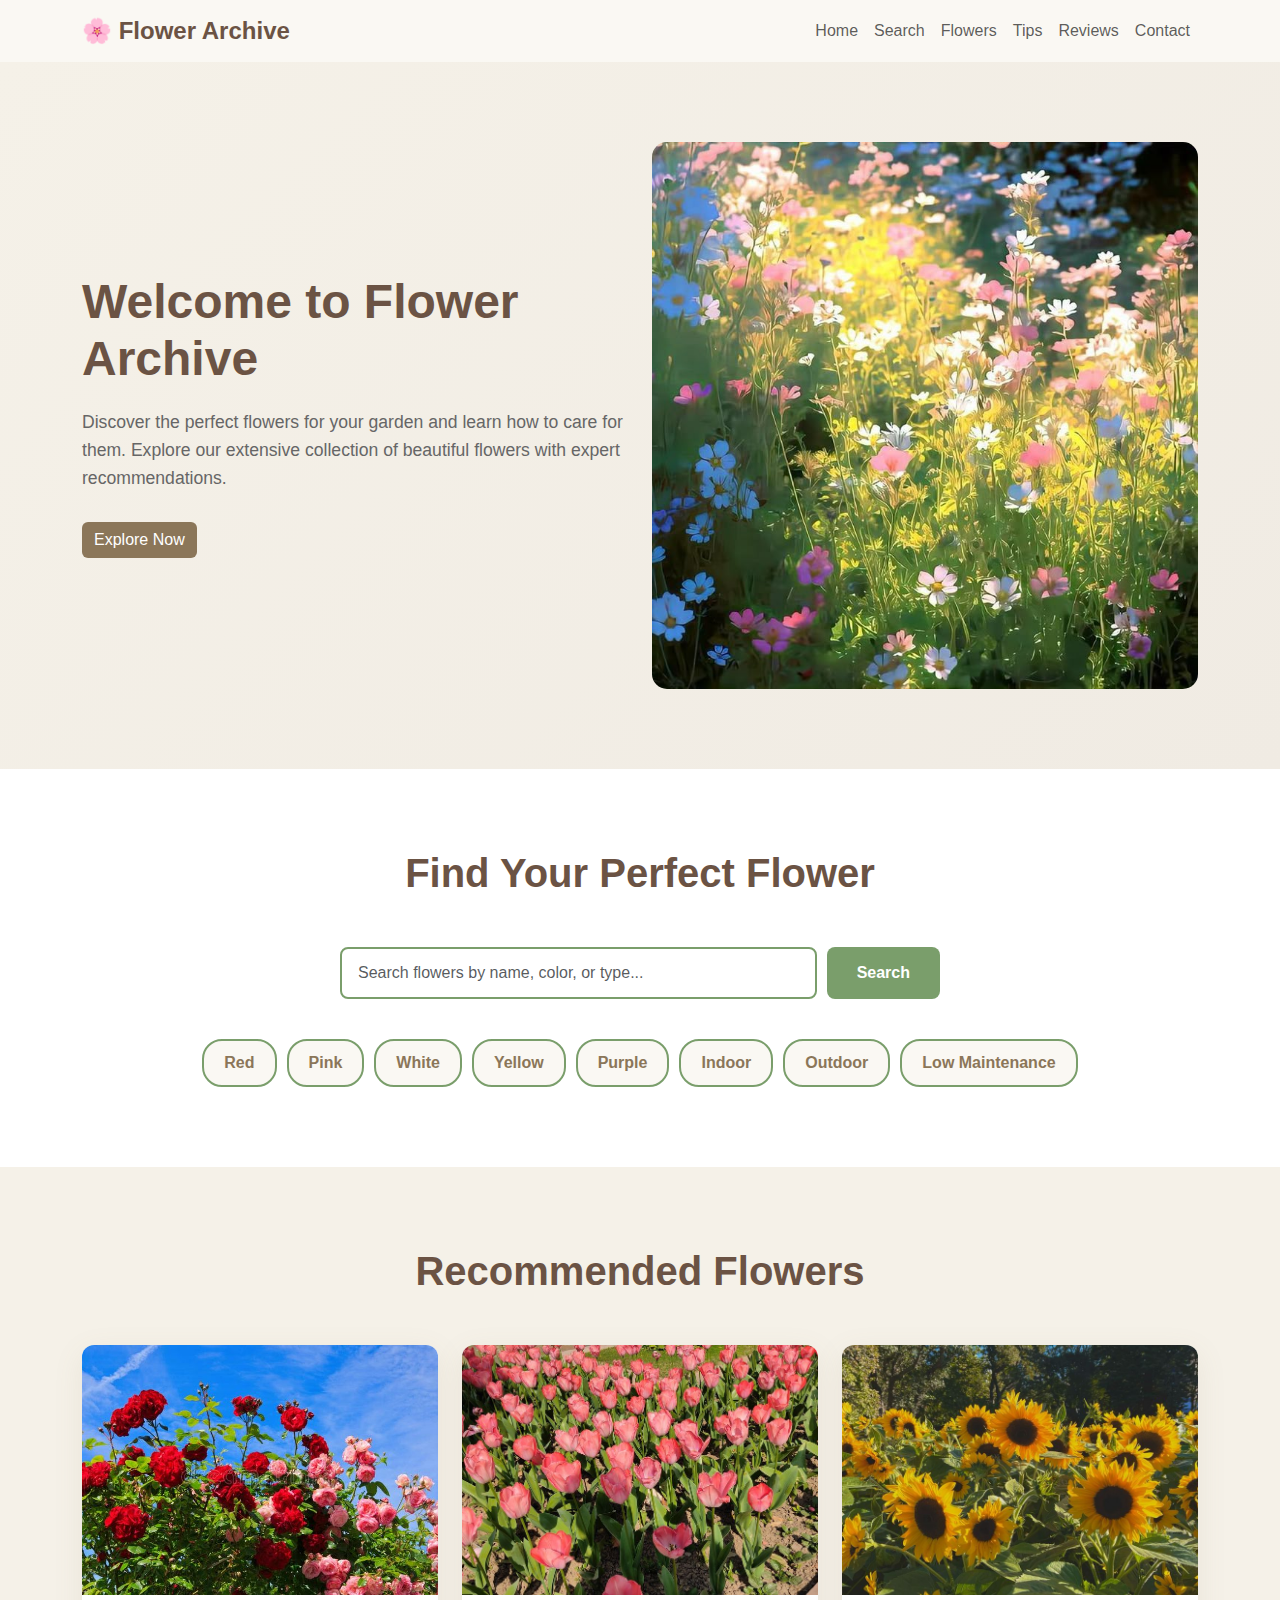
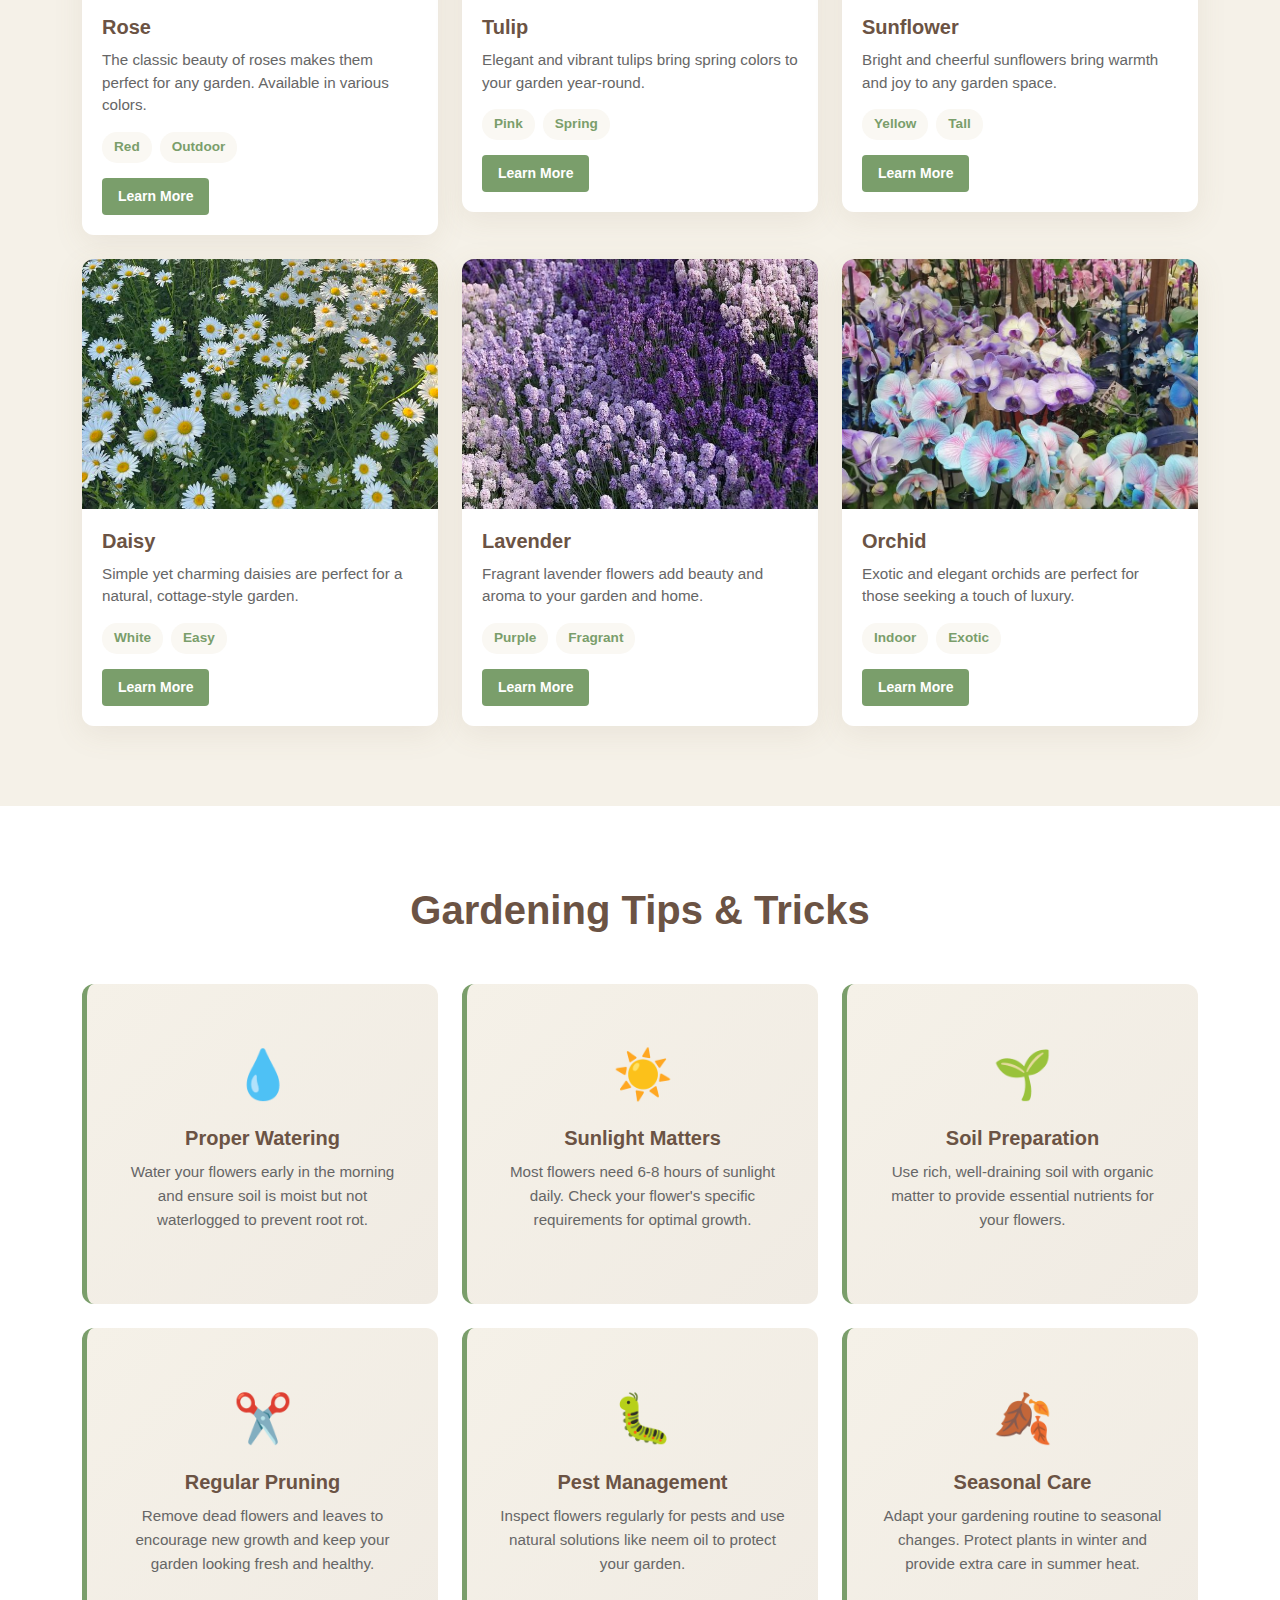
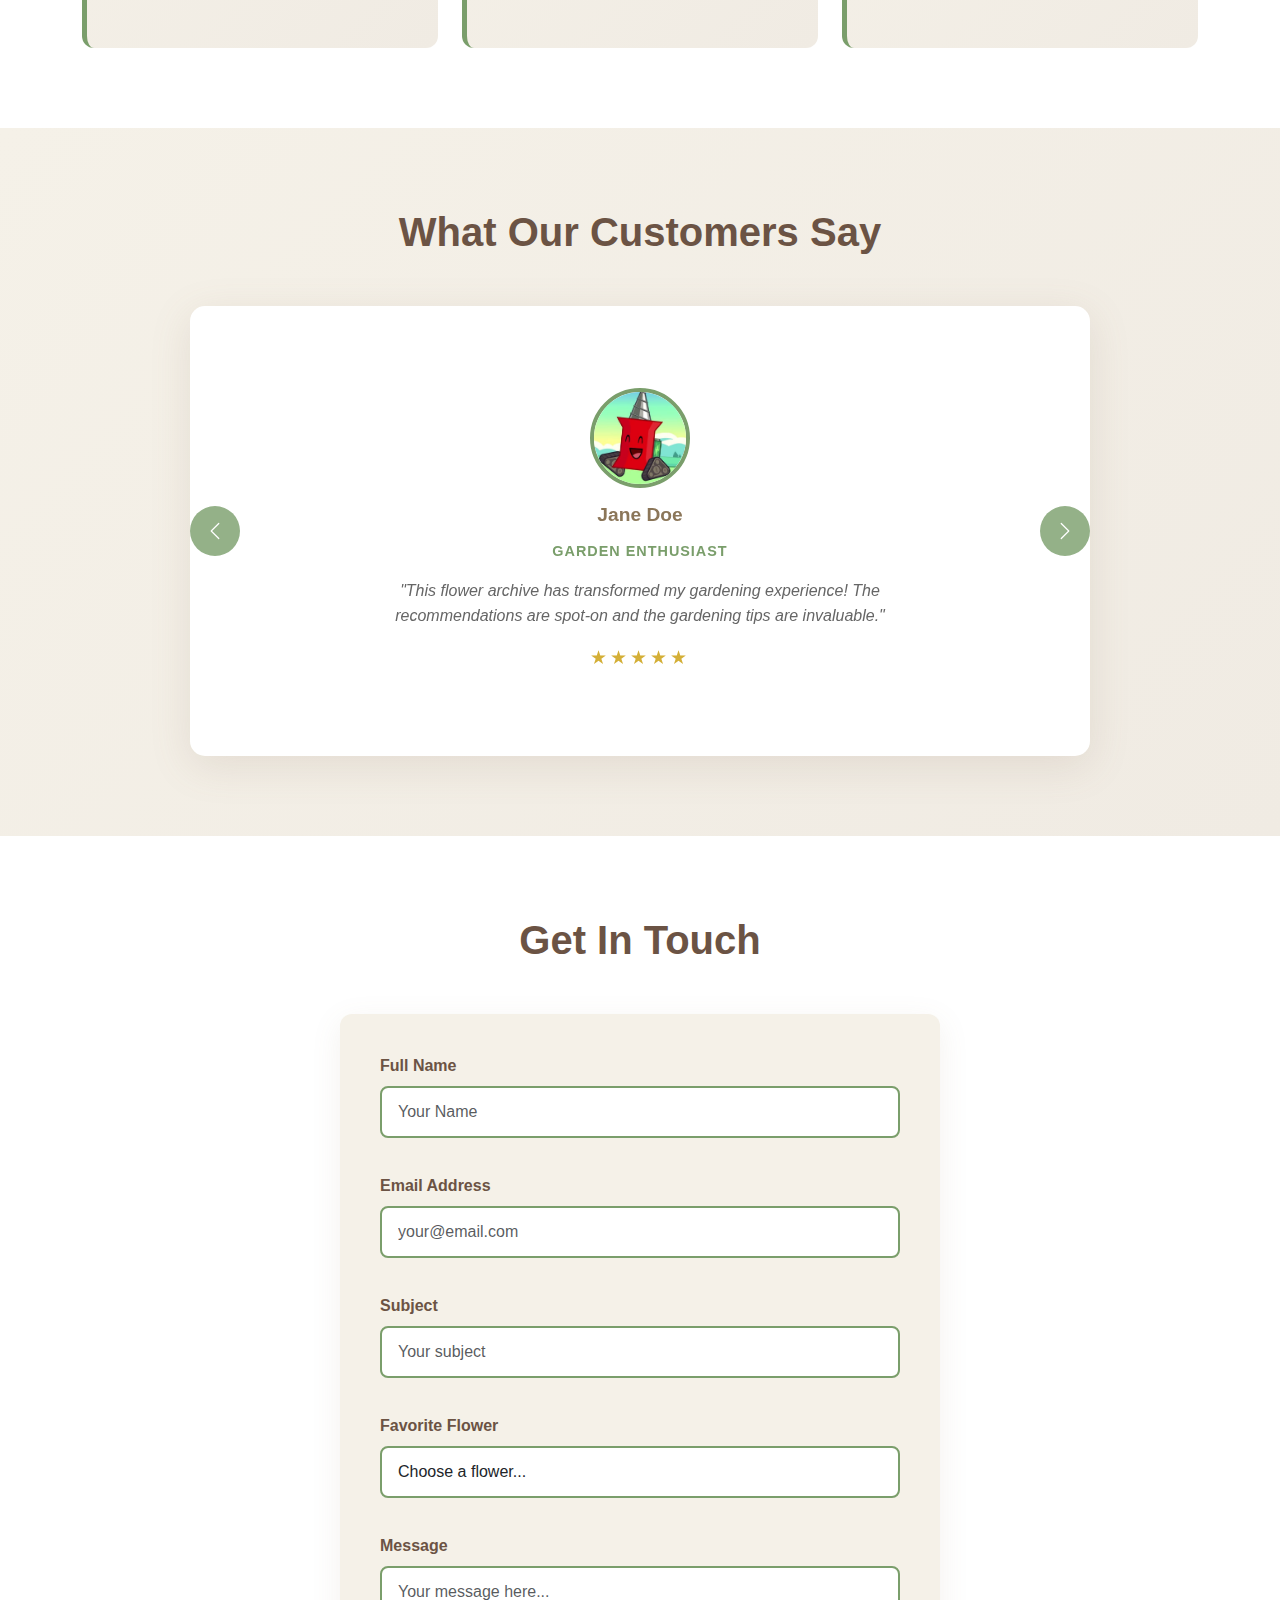
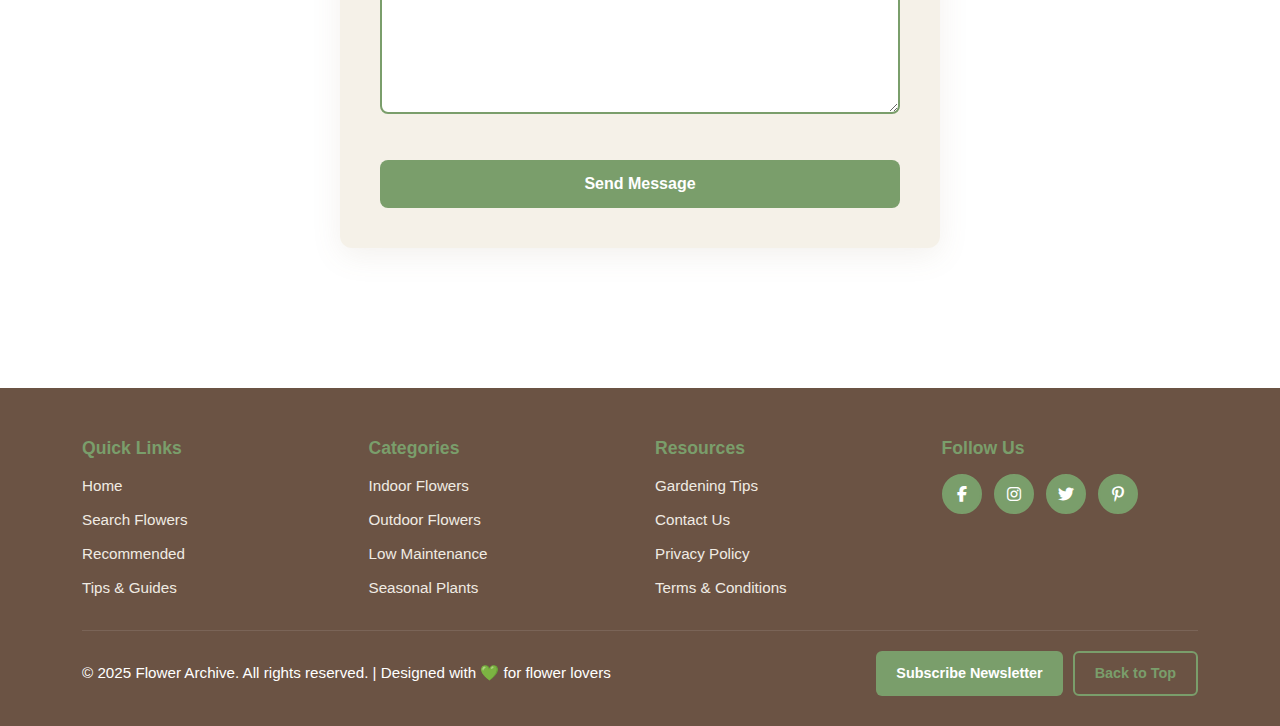
<file: index.html>
<!DOCTYPE html>
<html lang="en">
<head>
    <meta charset="UTF-8">
    <meta name="viewport" content="width=device-width, initial-scale=1.0">
    <title>Flower Recommendation Archive</title>
    <link href="https://cdn.jsdelivr.net/npm/bootstrap@5.3.0/dist/css/bootstrap.min.css" rel="stylesheet">
    <!-- Added Font Awesome CDN for social media icons -->
    <link rel="stylesheet" href="https://cdnjs.cloudflare.com/ajax/libs/font-awesome/6.4.0/css/all.min.css">
    <link rel="stylesheet" href="/assets/css/styles.css">
</head>
<body>
    <!-- Navigation -->
    <nav class="navbar navbar-expand-lg navbar-light bg-light sticky-top" style="background-color: #faf8f3 !important;">
        <div class="container">
            <a class="navbar-brand" href="#" style="color: #6b5344; font-weight: 700; font-size: 1.5rem;">
                🌸 Flower Archive
            </a>
            <button class="navbar-toggler" type="button" data-bs-toggle="collapse" data-bs-target="#navbarNav">
                <span class="navbar-toggler-icon"></span>
            </button>
            <div class="collapse navbar-collapse" id="navbarNav">
                <ul class="navbar-nav ms-auto">
                    <li class="nav-item"><a class="nav-link" href="#home">Home</a></li>
                    <li class="nav-item"><a class="nav-link" href="#search">Search</a></li>
                    <li class="nav-item"><a class="nav-link" href="#recommended">Flowers</a></li>
                    <li class="nav-item"><a class="nav-link" href="#tips">Tips</a></li>
                    <li class="nav-item"><a class="nav-link" href="#testimonials">Reviews</a></li>
                    <li class="nav-item"><a class="nav-link" href="#contact">Contact</a></li>
                </ul>
            </div>
        </div>
    </nav>

    <!-- Hero Section -->
    <section id="home" class="hero-section">
        <div class="container">
            <div class="row align-items-center">
                <div class="col-lg-6">
                    <h1 class="hero-title">Welcome to Flower Archive</h1>
                    <p class="hero-subtitle">Discover the perfect flowers for your garden and learn how to care for them. Explore our extensive collection of beautiful flowers with expert recommendations.</p>
                    <a href="#search" class="btn btn-primary" style="background-color: #8b7659; border: none;">Explore Now</a>
                </div>
                <div class="col-lg-6 text-center">
                    <img src="/assets/img/beautiful_flowers.jfif" alt="Beautiful flowers" class="img-fluid" style="border-radius: 15px;">
                </div>
            </div>
        </div>
    </section>

    <!-- Search Section -->
    <section id="search" class="search-section">
        <div class="container">
            <h2 class="section-title">Find Your Perfect Flower</h2>
            <div class="search-container">
                <input type="text" class="form-control search-bar" placeholder="Search flowers by name, color, or type...">
                <button class="btn btn-search">Search</button>
            </div>
            <div class="tags-container">
                <span class="tag" onclick="this.classList.toggle('active')">Red</span>
                <span class="tag" onclick="this.classList.toggle('active')">Pink</span>
                <span class="tag" onclick="this.classList.toggle('active')">White</span>
                <span class="tag" onclick="this.classList.toggle('active')">Yellow</span>
                <span class="tag" onclick="this.classList.toggle('active')">Purple</span>
                <span class="tag" onclick="this.classList.toggle('active')">Indoor</span>
                <span class="tag" onclick="this.classList.toggle('active')">Outdoor</span>
                <span class="tag" onclick="this.classList.toggle('active')">Low Maintenance</span>
            </div>
        </div>
    </section>

    <!-- Recommended Flowers Section -->
    <section id="recommended" class="flowers-section">
        <div class="container">
            <h2 class="section-title">Recommended Flowers</h2>
            <div class="row g-4">
                <div class="col-md-6 col-lg-4">
                    <div class="flower-card">
                        <img src="assets/img/roses.jfif" alt="Rose" class="flower-image">
                        <div class="card-body">
                            <h5 class="flower-name">Rose</h5>
                            <p class="flower-description">The classic beauty of roses makes them perfect for any garden. Available in various colors.</p>
                            <div class="flower-tags">
                                <span class="small-tag">Red</span>
                                <span class="small-tag">Outdoor</span>
                            </div>
                            <button class="btn btn-sm btn-learn">Learn More</button>
                        </div>
                    </div>
                </div>

                <div class="col-md-6 col-lg-4">
                    <div class="flower-card">
                        <img src="/assets/img/tulips.jfif" alt="Tulip" class="flower-image">
                        <div class="card-body">
                            <h5 class="flower-name">Tulip</h5>
                            <p class="flower-description">Elegant and vibrant tulips bring spring colors to your garden year-round.</p>
                            <div class="flower-tags">
                                <span class="small-tag">Pink</span>
                                <span class="small-tag">Spring</span>
                            </div>
                            <button class="btn btn-sm btn-learn">Learn More</button>
                        </div>
                    </div>
                </div>

                <div class="col-md-6 col-lg-4">
                    <div class="flower-card">
                        <img src="/assets/img/sunflowers.jfif" alt="Sunflower" class="flower-image">
                        <div class="card-body">
                            <h5 class="flower-name">Sunflower</h5>
                            <p class="flower-description">Bright and cheerful sunflowers bring warmth and joy to any garden space.</p>
                            <div class="flower-tags">
                                <span class="small-tag">Yellow</span>
                                <span class="small-tag">Tall</span>
                            </div>
                            <button class="btn btn-sm btn-learn">Learn More</button>
                        </div>
                    </div>
                </div>

                <div class="col-md-6 col-lg-4">
                    <div class="flower-card">
                        <img src="/assets/img/daisies.jfif" alt="Daisy" class="flower-image">
                        <div class="card-body">
                            <h5 class="flower-name">Daisy</h5>
                            <p class="flower-description">Simple yet charming daisies are perfect for a natural, cottage-style garden.</p>
                            <div class="flower-tags">
                                <span class="small-tag">White</span>
                                <span class="small-tag">Easy</span>
                            </div>
                            <button class="btn btn-sm btn-learn">Learn More</button>
                        </div>
                    </div>
                </div>

                <div class="col-md-6 col-lg-4">
                    <div class="flower-card">
                        <img src="/assets/img/lavenders.jfif" alt="Lavender" class="flower-image">
                        <div class="card-body">
                            <h5 class="flower-name">Lavender</h5>
                            <p class="flower-description">Fragrant lavender flowers add beauty and aroma to your garden and home.</p>
                            <div class="flower-tags">
                                <span class="small-tag">Purple</span>
                                <span class="small-tag">Fragrant</span>
                            </div>
                            <button class="btn btn-sm btn-learn">Learn More</button>
                        </div>
                    </div>
                </div>

                <div class="col-md-6 col-lg-4">
                    <div class="flower-card">
                        <img src="/assets/img/orchids.jfif" alt="Orchid" class="flower-image">
                        <div class="card-body">
                            <h5 class="flower-name">Orchid</h5>
                            <p class="flower-description">Exotic and elegant orchids are perfect for those seeking a touch of luxury.</p>
                            <div class="flower-tags">
                                <span class="small-tag">Indoor</span>
                                <span class="small-tag">Exotic</span>
                            </div>
                            <button class="btn btn-sm btn-learn">Learn More</button>
                        </div>
                    </div>
                </div>
            </div>
        </div>
    </section>

    <!-- Gardening Tips Section -->
    <section id="tips" class="tips-section">
        <div class="container">
            <h2 class="section-title">Gardening Tips & Tricks</h2>
            <div class="row g-4">
                <div class="col-md-6 col-lg-4">
                    <div class="tip-card">
                        <div class="tip-icon">💧</div>
                        <h5 class="tip-title">Proper Watering</h5>
                        <p class="tip-description">Water your flowers early in the morning and ensure soil is moist but not waterlogged to prevent root rot.</p>
                    </div>
                </div>

                <div class="col-md-6 col-lg-4">
                    <div class="tip-card">
                        <div class="tip-icon">☀️</div>
                        <h5 class="tip-title">Sunlight Matters</h5>
                        <p class="tip-description">Most flowers need 6-8 hours of sunlight daily. Check your flower's specific requirements for optimal growth.</p>
                    </div>
                </div>

                <div class="col-md-6 col-lg-4">
                    <div class="tip-card">
                        <div class="tip-icon">🌱</div>
                        <h5 class="tip-title">Soil Preparation</h5>
                        <p class="tip-description">Use rich, well-draining soil with organic matter to provide essential nutrients for your flowers.</p>
                    </div>
                </div>

                <div class="col-md-6 col-lg-4">
                    <div class="tip-card">
                        <div class="tip-icon">✂️</div>
                        <h5 class="tip-title">Regular Pruning</h5>
                        <p class="tip-description">Remove dead flowers and leaves to encourage new growth and keep your garden looking fresh and healthy.</p>
                    </div>
                </div>

                <div class="col-md-6 col-lg-4">
                    <div class="tip-card">
                        <div class="tip-icon">🐛</div>
                        <h5 class="tip-title">Pest Management</h5>
                        <p class="tip-description">Inspect flowers regularly for pests and use natural solutions like neem oil to protect your garden.</p>
                    </div>
                </div>

                <div class="col-md-6 col-lg-4">
                    <div class="tip-card">
                        <div class="tip-icon">🍂</div>
                        <h5 class="tip-title">Seasonal Care</h5>
                        <p class="tip-description">Adapt your gardening routine to seasonal changes. Protect plants in winter and provide extra care in summer heat.</p>
                    </div>
                </div>
            </div>
        </div>
    </section>

    <!-- Testimonials/Reviews Section -->
    <section id="testimonials" class="testimonials-section">
        <div class="container">
            <h2 class="section-title">What Our Customers Say</h2>
            <div class="testimonials-container">
                <div id="testimonialCarousel" class="carousel slide" data-bs-ride="carousel">
                    <div class="carousel-inner">
                        <div class="carousel-item active">
                            <img src="/assets/img/pfp5.jpg" alt="Jane Doe" class="carousel-image">
                            <h5>Jane Doe</h5>
                            <p class="review-title">Garden Enthusiast</p>
                            <p class="review-text">"This flower archive has transformed my gardening experience! The recommendations are spot-on and the gardening tips are invaluable."</p>
                            <p class="stars">★★★★★</p>
                        </div>
                        <div class="carousel-item">
                            <img src="/assets/img/pfp1.jpg" alt="John Smith" class="carousel-image">
                            <h5>John Smith</h5>
                            <p class="review-title">Professional Landscaper</p>
                            <p class="review-text">"Great resource for my clients! The flower recommendations and care tips are accurate and helpful for any skill level."</p>
                            <p class="stars">★★★★★</p>
                        </div>
                        <div class="carousel-item">
                            <img src="/assets/img/pfp2.jfif" alt="Maria Garcia" class="carousel-image">
                            <h5>Maria Garcia</h5>
                            <p class="review-title">Beginner Gardener</p>
                            <p class="review-text">"As a beginner, this site made gardening so much easier! I love the search feature and the filter tags help me find exactly what I need."</p>
                            <p class="stars">★★★★★</p>
                        </div>
                        <div class="carousel-item">
                            <img src="/assets/img/pfp3.jpg" alt="Robert Wilson" class="carousel-image">
                            <h5>Robert Wilson</h5>
                            <p class="review-title">Indoor Plant Lover</p>
                            <p class="review-text">"Perfect guide for indoor flowers! The tips on sunlight and watering have saved my orchids and succulents multiple times."</p>
                            <p class="stars">★★★★★</p>
                        </div>
                        <div class="carousel-item">
                            <img src="/assets/img/pfp4.png" alt="Sarah Lee" class="carousel-image">
                            <h5>Sarah Lee</h5>
                            <p class="review-title">Landscape Designer</p>
                            <p class="review-text">"Excellent resource for my projects! The variety of flowers and detailed care instructions make client consultations much more effective."</p>
                            <p class="stars">★★★★★</p>
                        </div>
                    </div>
                    <button class="carousel-control-prev" type="button" data-bs-target="#testimonialCarousel" data-bs-slide="prev">
                        <span class="carousel-control-prev-icon"></span>
                    </button>
                    <button class="carousel-control-next" type="button" data-bs-target="#testimonialCarousel" data-bs-slide="next">
                        <span class="carousel-control-next-icon"></span>
                    </button>
                </div>
            </div>
        </div>
    </section>

    <!-- Contact Form Section -->
    <section id="contact" class="contact-section">
        <div class="container">
            <h2 class="section-title">Get In Touch</h2>
            <div class="contact-container">
                <form class="contact-form" onsubmit="handleSubmit(event)">
                    <div class="mb-3">
                        <label for="name" class="form-label">Full Name</label>
                        <input type="text" class="form-control" id="name" placeholder="Your Name" required>
                    </div>
                    <div class="mb-3">
                        <label for="email" class="form-label">Email Address</label>
                        <input type="email" class="form-control" id="email" placeholder="your@email.com" required>
                    </div>
                    <div class="mb-3">
                        <label for="subject" class="form-label">Subject</label>
                        <input type="text" class="form-control" id="subject" placeholder="Your subject" required>
                    </div>
                    <div class="mb-3">
                        <label for="flower" class="form-label">Favorite Flower</label>
                        <select class="form-control" id="flower" required>
                            <option selected disabled>Choose a flower...</option>
                            <option>Rose</option>
                            <option>Tulip</option>
                            <option>Sunflower</option>
                            <option>Daisy</option>
                            <option>Lavender</option>
                            <option>Orchid</option>
                        </select>
                    </div>
                    <div class="mb-3">
                        <label for="message" class="form-label">Message</label>
                        <textarea class="form-control" id="message" rows="5" placeholder="Your message here..." required></textarea>
                    </div>
                    <button type="submit" class="btn btn-submit">Send Message</button>
                </form>
            </div>
        </div>
    </section>

    <!-- Footer -->
    <footer class="footer">
        <div class="container">
            <div class="footer-content">
                <!-- Footer Links Section -->
                <div class="footer-section">
                    <h5 class="footer-title">Quick Links</h5>
                    <ul class="footer-links">
                        <li><a href="#home">Home</a></li>
                        <li><a href="#search">Search Flowers</a></li>
                        <li><a href="#recommended">Recommended</a></li>
                        <li><a href="#tips">Tips & Guides</a></li>
                    </ul>
                </div>

                <!-- Footer Categories Section -->
                <div class="footer-section">
                    <h5 class="footer-title">Categories</h5>
                    <ul class="footer-links">
                        <li><a href="#recommended">Indoor Flowers</a></li>
                        <li><a href="#recommended">Outdoor Flowers</a></li>
                        <li><a href="#recommended">Low Maintenance</a></li>
                        <li><a href="#recommended">Seasonal Plants</a></li>
                    </ul>
                </div>

                <!-- Footer Resources Section -->
                <div class="footer-section">
                    <h5 class="footer-title">Resources</h5>
                    <ul class="footer-links">
                        <li><a href="#tips">Gardening Tips</a></li>
                        <li><a href="#contact">Contact Us</a></li>
                        <li><a href="#">Privacy Policy</a></li>
                        <li><a href="#">Terms & Conditions</a></li>
                    </ul>
                </div>

                <!-- Footer Social Section -->
                <div class="footer-section">
                    <h5 class="footer-title">Follow Us</h5>
                    <div class="social-buttons">
                        <a href="#" class="social-btn" title="Facebook"><i class="fab fa-facebook-f"></i></a>
                        <a href="#" class="social-btn" title="Instagram"><i class="fab fa-instagram"></i></a>
                        <a href="#" class="social-btn" title="Twitter"><i class="fab fa-twitter"></i></a>
                        <a href="#" class="social-btn" title="Pinterest"><i class="fab fa-pinterest-p"></i></a>
                    </div>
                </div>
            </div>

            <!-- Footer Bottom -->
            <div class="footer-bottom">
                <p>&copy; 2025 Flower Archive. All rights reserved. | Designed with 💚 for flower lovers</p>
                <div class="footer-cta">
                    <button class="btn-footer-primary">Subscribe Newsletter</button>
                    <button class="btn-footer-secondary">Back to Top</button>
                </div>
            </div>
        </div>
    </footer>

    <script src="https://cdn.jsdelivr.net/npm/bootstrap@5.3.0/dist/js/bootstrap.bundle.min.js"></script>
    <script>
        function handleSubmit(event) {
            event.preventDefault();
            alert('Thank you for your message! We will get back to you soon.');
            event.target.reset();
        }

        document.querySelector('.btn-footer-secondary').addEventListener('click', function() {
            window.scrollTo({ top: 0, behavior: 'smooth' });
        });

        document.querySelector('.btn-footer-primary').addEventListener('click', function() {
            alert('Thank you for your interest! Check your email for subscription details.');
        });
    </script>
</body>
</html>
</file>
<file: assets/css/styles.css>
:root {
  --primary-brown: #8b7659;
  --primary-green: #7a9e6b;
  --secondary-brown: #6b5344;
  --light-bg: #faf8f3;
  --cream: #f5f1e8;
  --dark-text: #3d3d3d;
}

* {
  margin: 0;
  padding: 0;
  box-sizing: border-box;
}

body {
  font-family: "Segoe UI", Tahoma, Geneva, Verdana, sans-serif;
  color: var(--dark-text);
  background-color: #fff;
}

/* Hero Section */
.hero-section {
  padding: 80px 20px;
  background: linear-gradient(135deg, #f5f1e8 0%, #f0ebe3 100%);
}

.hero-title {
  color: var(--secondary-brown);
  font-weight: 700;
  font-size: 3rem;
  margin-bottom: 20px;
  line-height: 1.2;
}

.hero-subtitle {
  color: #666;
  font-size: 1.1rem;
  margin-bottom: 30px;
  line-height: 1.6;
}

/* Search Section */
.search-section {
  padding: 80px 20px;
  background-color: #fff;
}

.section-title {
  text-align: center;
  color: var(--secondary-brown);
  font-weight: 700;
  font-size: 2.5rem;
  margin-bottom: 50px;
}

.search-container {
  display: flex;
  gap: 10px;
  margin-bottom: 40px;
  max-width: 600px;
  margin-left: auto;
  margin-right: auto;
}

.search-bar {
  flex: 1;
  padding: 12px 20px;
  border: 2px solid var(--primary-green);
  border-radius: 8px;
  font-size: 1rem;
}

.btn-search {
  padding: 12px 30px;
  background-color: var(--primary-green);
  color: white;
  border: none;
  border-radius: 8px;
  font-weight: 600;
  cursor: pointer;
  transition: all 0.3s ease;
}

.btn-search:hover {
  background-color: var(--primary-brown);
}

.tags-container {
  display: flex;
  flex-wrap: wrap;
  gap: 10px;
  justify-content: center;
}

.tag {
  padding: 10px 20px;
  background-color: var(--light-bg);
  color: var(--primary-brown);
  border: 2px solid var(--primary-green);
  border-radius: 20px;
  cursor: pointer;
  transition: all 0.3s ease;
  font-weight: 600;
}

.tag:hover,
.tag.active {
  background-color: var(--primary-green);
  color: white;
}

/* Flowers Section */
.flowers-section {
  padding: 80px 20px;
  background-color: var(--cream);
}

.flower-card {
  background: white;
  border-radius: 12px;
  overflow: hidden;
  box-shadow: 0 8px 30px rgba(139, 117, 91, 0.1);
  transition: all 0.3s ease;
}

.flower-card:hover {
  transform: translateY(-8px);
  box-shadow: 0 12px 40px rgba(139, 117, 91, 0.2);
}

.flower-image {
  width: 100%;
  height: 250px;
  object-fit: cover;
}

.card-body {
  padding: 20px;
}

.flower-name {
  color: var(--secondary-brown);
  font-weight: 700;
  margin-bottom: 10px;
}

.flower-description {
  color: #666;
  font-size: 0.95rem;
  margin-bottom: 15px;
  line-height: 1.5;
}

.flower-tags {
  display: flex;
  gap: 8px;
  margin-bottom: 15px;
  flex-wrap: wrap;
}

.small-tag {
  padding: 5px 12px;
  background-color: var(--light-bg);
  color: var(--primary-green);
  border-radius: 15px;
  font-size: 0.85rem;
  font-weight: 600;
}

.btn-learn {
  background-color: var(--primary-green);
  color: white;
  border: none;
  font-weight: 600;
  padding: 8px 16px;
  transition: all 0.3s ease;
}

.btn-learn:hover {
  background-color: var(--primary-brown);
  color: white;
}

/* Tips Section */
.tips-section {
  padding: 80px 20px;
  background-color: #fff;
}

.tip-card {
  background: linear-gradient(135deg, var(--cream) 0%, #f0ebe3 100%);
  padding: 30px;
  border-radius: 12px;
  text-align: center;
  transition: all 0.3s ease;
  border-left: 5px solid var(--primary-green);
  min-height: 320px;
  display: flex;
  flex-direction: column;
  justify-content: center;
}

.tip-card:hover {
  transform: translateY(-8px);
  box-shadow: 0 8px 30px rgba(139, 117, 91, 0.1);
}

.tip-icon {
  font-size: 3rem;
  margin-bottom: 15px;
}

.tip-title {
  color: var(--secondary-brown);
  font-weight: 700;
  margin-bottom: 10px;
}

.tip-description {
  color: #666;
  font-size: 0.95rem;
  line-height: 1.6;
}

/* Testimonials Section */
.testimonials-section {
  padding: 80px 20px;
  background: linear-gradient(135deg, #f5f1e8 0%, #f0ebe3 100%);
}

.testimonials-container {
  max-width: 900px;
  margin: 0 auto;
}

.carousel {
  background: white;
  border-radius: 15px;
  overflow: hidden;
  box-shadow: 0 10px 40px rgba(139, 117, 91, 0.15);
}

/* Fix carousel item display - only show active items */
.carousel-item {
  padding: 50px 30px;
  text-align: center;
  display: none;
  flex-direction: column;
  justify-content: center;
  align-items: center;
  gap: 15px;
  min-height: 450px;
}

.carousel-item.active {
  display: flex;
}

.carousel-image {
  width: 100px;
  height: 100px;
  border-radius: 50%;
  object-fit: cover;
  border: 4px solid var(--primary-green);
}

.carousel-item h5 {
  color: var(--primary-brown);
  font-weight: 700;
  font-size: 1.2rem;
  margin: 0;
}

.review-title {
  color: var(--primary-green);
  font-weight: 600;
  font-size: 0.9rem;
  margin: 0;
  text-transform: uppercase;
  letter-spacing: 1px;
}

.review-text {
  color: #666;
  font-size: 1rem;
  line-height: 1.6;
  font-style: italic;
  margin: 0;
  max-width: 600px;
}

.stars {
  color: #d4af37;
  font-size: 1.2rem;
  margin: 0;
  letter-spacing: 3px;
}

.carousel-control-prev,
.carousel-control-next {
  width: 50px;
  height: 50px;
  background-color: var(--primary-green);
  border-radius: 50%;
  top: 50%;
  transform: translateY(-50%);
  opacity: 0.8;
  transition: all 0.3s ease;
}

.carousel-control-prev:hover,
.carousel-control-next:hover {
  opacity: 1;
  background-color: var(--primary-brown);
}

.carousel-control-prev-icon,
.carousel-control-next-icon {
  width: 20px;
  height: 20px;
}

/* Contact Section */
.contact-section {
  padding: 80px 20px;
  background-color: #fff;
}

.contact-container {
  max-width: 600px;
  margin: 0 auto;
  background: var(--cream);
  padding: 40px;
  border-radius: 12px;
  box-shadow: 0 8px 30px rgba(139, 117, 91, 0.1);
}

.contact-form {
  display: flex;
  flex-direction: column;
  gap: 20px;
}

.form-label {
  color: var(--secondary-brown);
  font-weight: 600;
  margin-bottom: 8px;
}

.form-control {
  border: 2px solid var(--primary-green);
  border-radius: 8px;
  padding: 12px 16px;
  font-size: 1rem;
  transition: all 0.3s ease;
}

.form-control:focus {
  border-color: var(--primary-brown);
  box-shadow: 0 0 0 0.2rem rgba(139, 117, 89, 0.1);
  outline: none;
}

.btn-submit {
  padding: 12px 30px;
  background-color: var(--primary-green);
  color: white;
  border: none;
  border-radius: 8px;
  font-weight: 600;
  font-size: 1rem;
  cursor: pointer;
  transition: all 0.3s ease;
  margin-top: 10px;
}

.btn-submit:hover {
  background-color: var(--primary-brown);
}

/* Footer */
.footer {
  background-color: var(--secondary-brown);
  color: white;
  padding: 50px 20px 30px;
  margin-top: 60px;
}

.footer-content {
  display: grid;
  grid-template-columns: repeat(auto-fit, minmax(200px, 1fr));
  gap: 30px;
  margin-bottom: 30px;
}

.footer-section {
  display: flex;
  flex-direction: column;
}

.footer-title {
  color: var(--primary-green);
  font-weight: 700;
  margin-bottom: 15px;
  font-size: 1.1rem;
}

.footer-links {
  list-style: none;
  padding: 0;
  margin: 0;
  display: flex;
  flex-direction: column;
  gap: 10px;
}

.footer-links li a {
  color: #f0ebe3;
  text-decoration: none;
  transition: all 0.3s ease;
  font-size: 0.95rem;
}

.footer-links li a:hover {
  color: var(--primary-green);
  margin-left: 5px;
}

/* Updated social buttons to display as circular icon buttons */
.social-buttons {
  display: flex;
  flex-direction: row;
  gap: 12px;
  align-items: center;
}

.social-btn {
  width: 40px;
  height: 40px;
  display: flex;
  align-items: center;
  justify-content: center;
  background-color: var(--primary-green);
  color: white;
  text-decoration: none;
  border-radius: 50%;
  transition: all 0.3s ease;
  font-weight: 600;
  border: 2px solid var(--primary-green);
  font-size: 1rem;
}

.social-btn:hover {
  background-color: transparent;
  color: var(--primary-green);
  transform: translateY(-3px);
}

/* Footer Bottom */
.footer-bottom {
  display: flex;
  justify-content: space-between;
  align-items: center;
  padding-top: 20px;
  border-top: 1px solid rgba(255, 255, 255, 0.1);
  gap: 20px;
  flex-wrap: wrap;
}

.footer-bottom p {
  margin: 0;
  font-size: 0.95rem;
}

.footer-cta {
  display: flex;
  gap: 10px;
}

.btn-footer-primary {
  padding: 10px 20px;
  background-color: var(--primary-green);
  color: white;
  border: none;
  border-radius: 6px;
  font-weight: 600;
  cursor: pointer;
  transition: all 0.3s ease;
  font-size: 0.9rem;
}

.btn-footer-primary:hover {
  background-color: #6a8e5b;
  transform: translateY(-2px);
  box-shadow: 0 4px 12px rgba(122, 158, 107, 0.3);
}

.btn-footer-secondary {
  padding: 10px 20px;
  background-color: transparent;
  color: var(--primary-green);
  border: 2px solid var(--primary-green);
  border-radius: 6px;
  font-weight: 600;
  cursor: pointer;
  transition: all 0.3s ease;
  font-size: 0.9rem;
}

.btn-footer-secondary:hover {
  background-color: var(--primary-green);
  color: white;
}

/* Responsive Design */
@media (max-width: 768px) {
  .hero-title {
    font-size: 2rem;
  }

  .section-title {
    font-size: 1.8rem;
    margin-bottom: 30px;
  }

  .search-container {
    flex-direction: column;
  }

  .carousel-item {
    padding: 35px 20px;
    gap: 10px;
  }

  .carousel-item h5 {
    font-size: 1.05rem;
  }

  .carousel-item p {
    font-size: 0.95rem;
  }

  .carousel-image {
    width: 80px;
    height: 80px;
  }

  .contact-container {
    padding: 30px 20px;
  }

  .carousel-control-prev,
  .carousel-control-next {
    width: 40px;
    height: 40px;
  }
}

@media (max-width: 576px) {
  .hero-title {
    font-size: 1.5rem;
  }

  .section-title {
    font-size: 1.5rem;
  }

  .tags-container {
    gap: 8px;
  }

  .tag {
    padding: 8px 15px;
    font-size: 0.9rem;
  }
}

/* Responsive Footer */
@media (max-width: 768px) {
  .footer-content {
    grid-template-columns: repeat(2, 1fr);
    gap: 20px;
  }

  .footer-bottom {
    flex-direction: column;
    text-align: center;
  }

  .footer-cta {
    width: 100%;
    justify-content: center;
  }

  .footer-links li a:hover {
    margin-left: 0;
  }
}

@media (max-width: 576px) {
  .footer {
    padding: 40px 15px 25px;
  }

  .footer-content {
    grid-template-columns: 1fr;
  }

  .footer-title {
    font-size: 1rem;
  }

  .footer-links li a {
    font-size: 0.9rem;
  }

  .footer-cta {
    flex-direction: column;
    width: 100%;
  }

  .btn-footer-primary,
  .btn-footer-secondary {
    width: 100%;
  }
}
</file>
